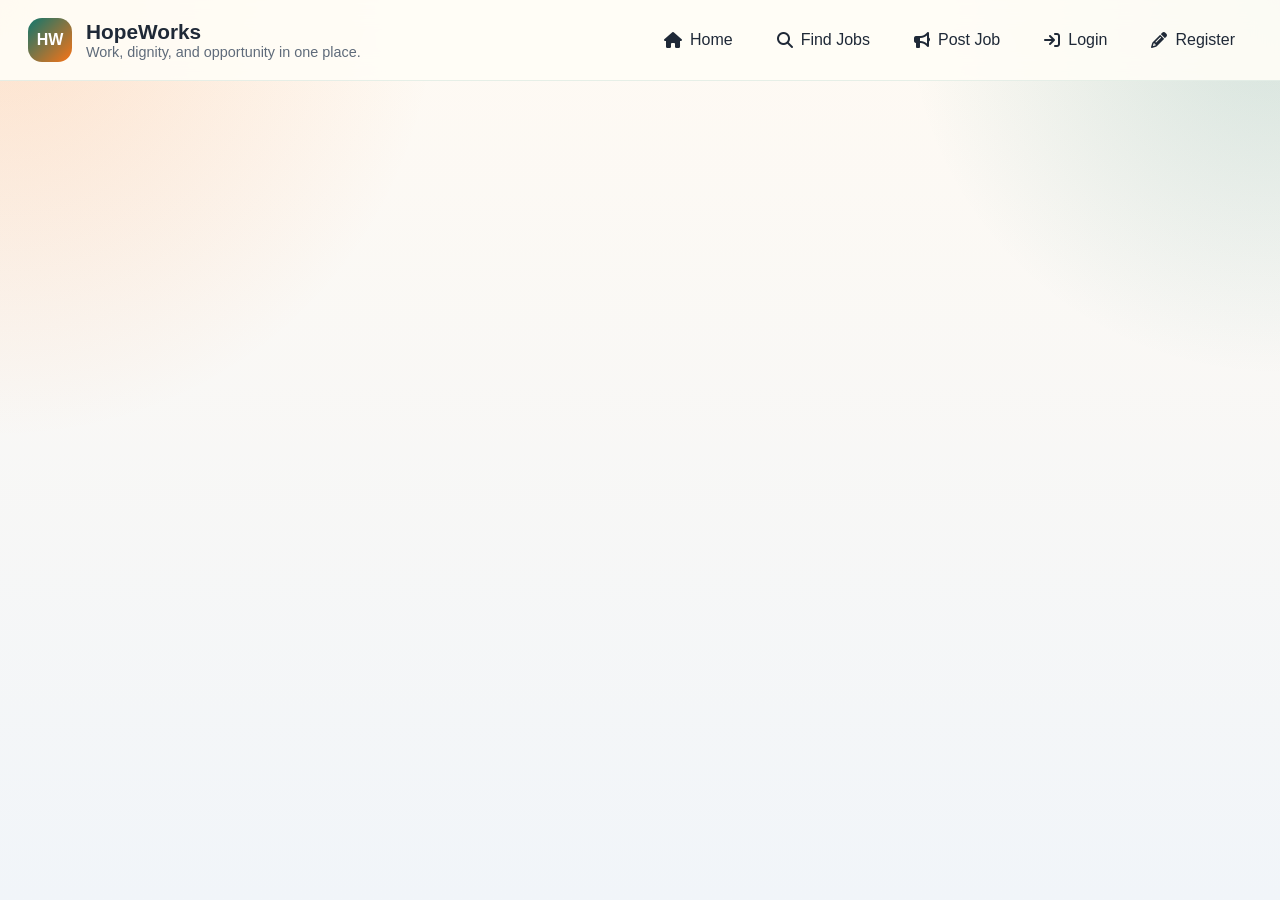
<file: index.html>
<!DOCTYPE html>
<html lang="en">
<head>
  <meta charset="UTF-8">
  <meta http-equiv="refresh" content="0; url=hopeworks.html?page=homepage.html">
  <meta name="viewport" content="width=device-width, initial-scale=1.0">
  <title>HopeWorks</title>
</head>
<body></body>
</html>
</file>
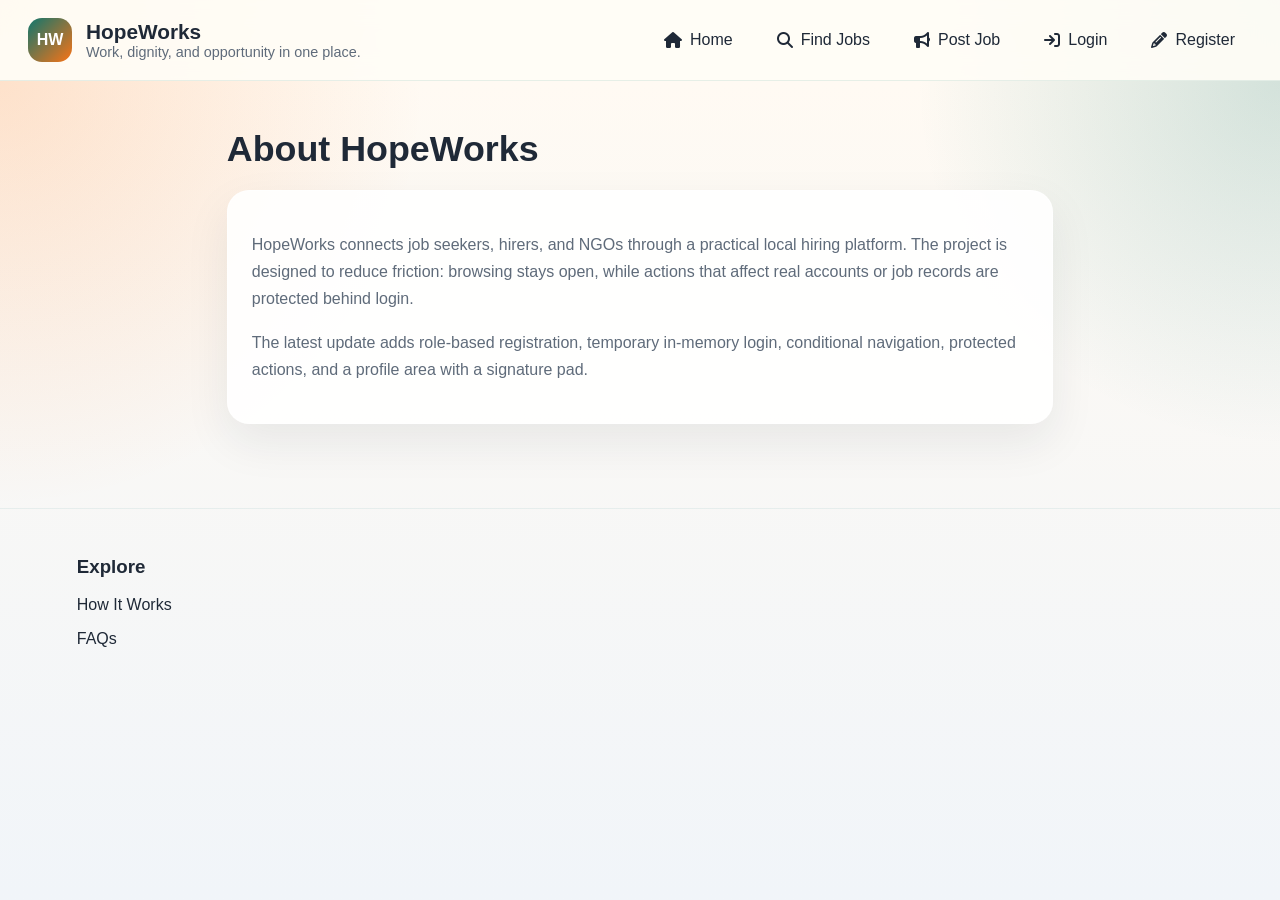
<file: about.html>
<!DOCTYPE html>
<html lang="en">
<head>
  <meta charset="UTF-8">
  <meta name="viewport" content="width=device-width, initial-scale=1.0">
  <title>About | HopeWorks</title>
  <link rel="stylesheet" href="style.css">
</head>
<body>
  <section class="section">
    <h2>About HopeWorks</h2>
    <div class="card">
      <p>HopeWorks connects job seekers, hirers, and NGOs through a practical local hiring platform. The project is designed to reduce friction: browsing stays open, while actions that affect real accounts or job records are protected behind login.</p>
      <p>The latest update adds role-based registration, temporary in-memory login, conditional navigation, protected actions, and a profile area with a signature pad.</p>
    </div>
  </section>

  <footer class="footer">
    <div class="footer-links">
      <div>
        <h3>Explore</h3>
        <p><a href="homepage.html#start">How It Works</a></p>
        <p><a href="faqs.html">FAQs</a></p>
      </div>
    </div>
  </footer>

  <script src="script.js"></script>
</body>
</html>
</file>
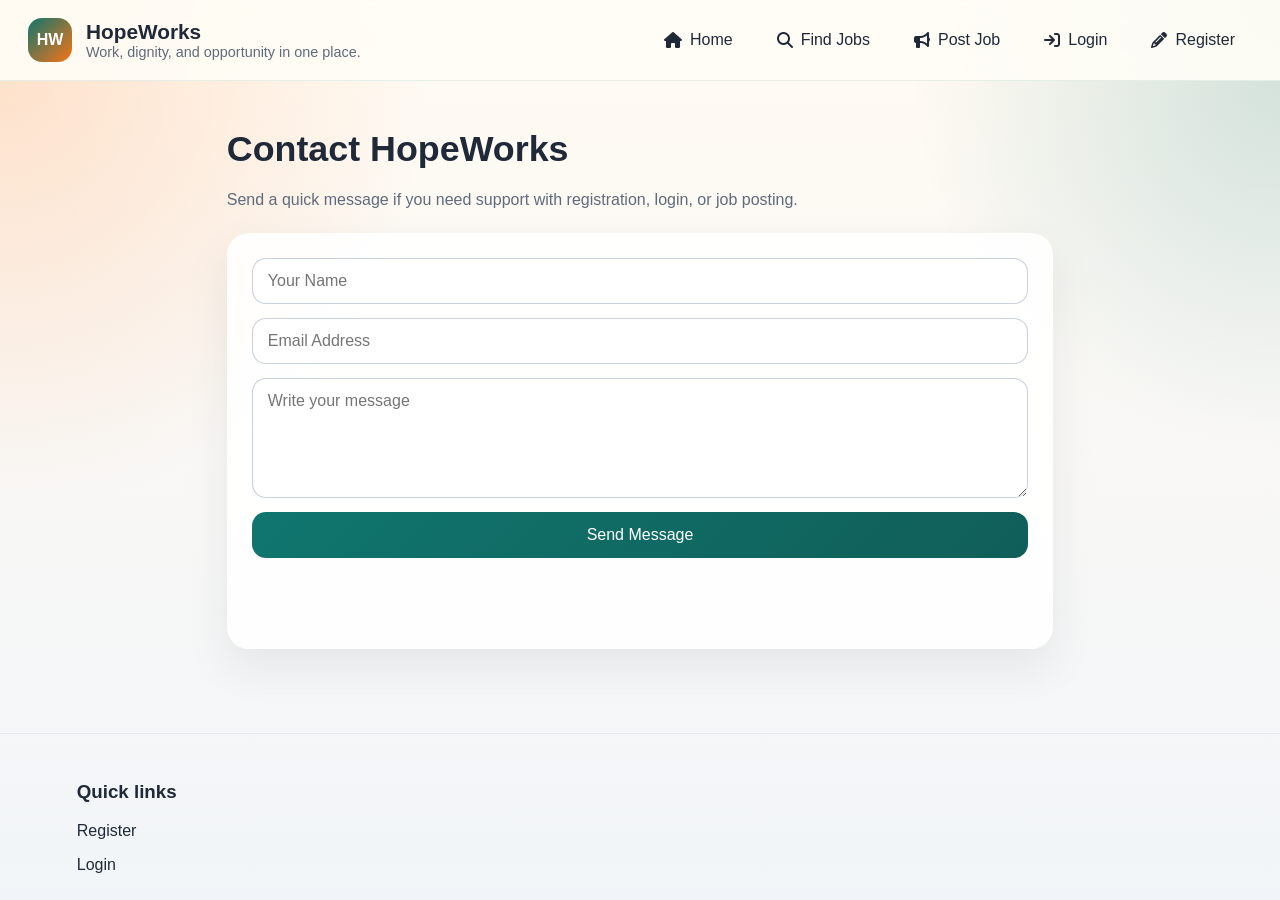
<file: contact.html>
<!DOCTYPE html>
<html lang="en">
<head>
  <meta charset="UTF-8">
  <meta name="viewport" content="width=device-width, initial-scale=1.0">
  <title>Contact | HopeWorks</title>
  <link rel="stylesheet" href="style.css">
</head>
<body>
  <section class="section">
    <h2>Contact HopeWorks</h2>
    <p class="page-intro">Send a quick message if you need support with registration, login, or job posting.</p>

    <div class="card">
      <form id="contactForm" class="form-grid">
        <input id="contactName" type="text" placeholder="Your Name" required>
        <input id="contactEmail" type="email" placeholder="Email Address" required>
        <textarea id="contactQuery" placeholder="Write your message" required></textarea>
        <button type="submit">Send Message</button>
        <p id="contactMessage" class="status-message" aria-live="polite"></p>
      </form>
    </div>
  </section>

  <footer class="footer">
    <div class="footer-links">
      <div>
        <h3>Quick links</h3>
        <p><a href="register.html">Register</a></p>
        <p><a href="login.html">Login</a></p>
      </div>
    </div>
  </footer>

  <script src="script.js"></script>
</body>
</html>
</file>
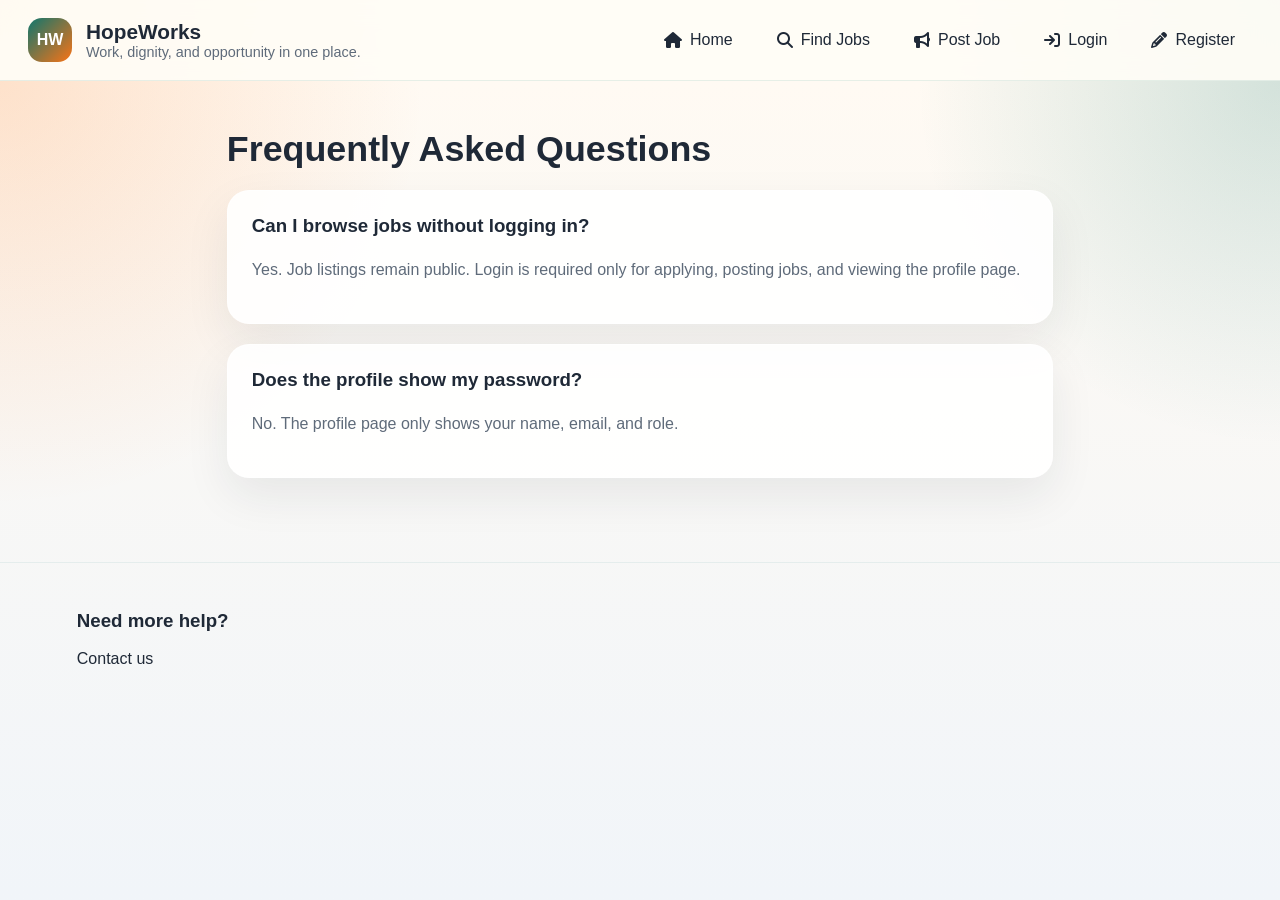
<file: faqs.html>
<!DOCTYPE html>
<html lang="en">
<head>
  <meta charset="UTF-8">
  <meta name="viewport" content="width=device-width, initial-scale=1.0">
  <title>FAQs | HopeWorks</title>
  <link rel="stylesheet" href="style.css">
</head>
<body>
  <section class="section">
    <h2>Frequently Asked Questions</h2>

    <div class="card">
      <h3>Can I browse jobs without logging in?</h3>
      <p>Yes. Job listings remain public. Login is required only for applying, posting jobs, and viewing the profile page.</p>
    </div>
    
    <div class="card">
      <h3>Does the profile show my password?</h3>
      <p>No. The profile page only shows your name, email, and role.</p>
    </div>
  </section>

  <footer class="footer">
    <div class="footer-links">
      <div>
        <h3>Need more help?</h3>
        <p><a href="contact.html">Contact us</a></p>
      </div>
    </div>
  </footer>

  <script src="script.js"></script>
</body>
</html>
</file>
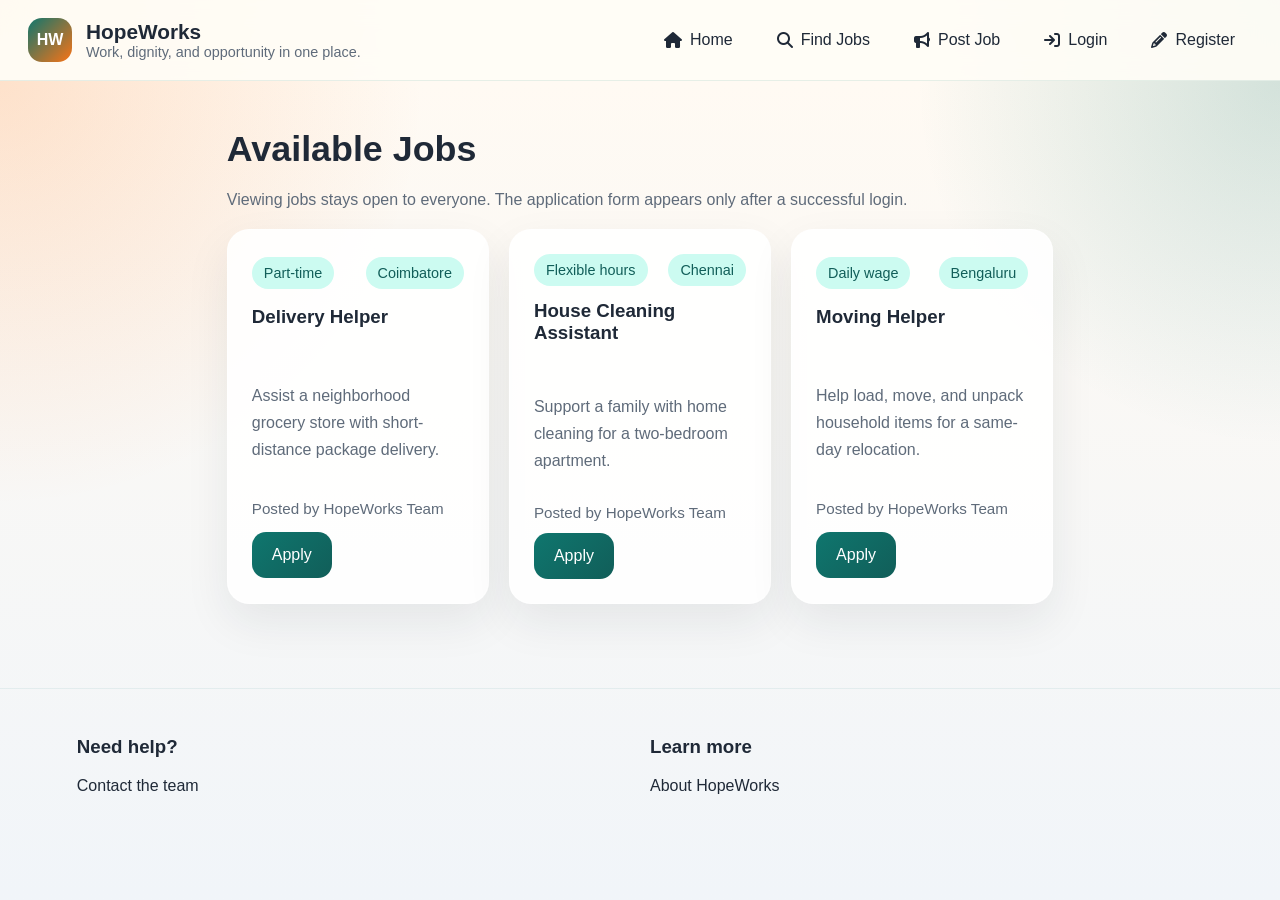
<file: findjobs.html>
<!DOCTYPE html>
<html lang="en">
<head>
  <meta charset="UTF-8">
  <meta name="viewport" content="width=device-width, initial-scale=1.0">
  <title>Find Jobs | HopeWorks</title>
  <link rel="stylesheet" href="style.css">
</head>
<body>
  <section class="section">
    <h2>Available Jobs</h2>
    <p class="page-intro">Viewing jobs stays open to everyone. The application form appears only after a successful login.</p>

    <div id="jobsContainer" class="jobs-grid"></div>

    <div class="card" id="applicationPanel" hidden>
      <h3>Apply for <span id="selectedJobTitle">this role</span></h3>
      <p class="helper-note">This form is available only to logged-in users.</p>
      <form id="applicationForm" class="form-grid">
        <input id="applicationJobTitle" type="hidden">
        <input id="applicantName" type="text" placeholder="Your Name" required>
        <input id="applicantPhone" type="tel" placeholder="Phone Number" required>
        <textarea id="applicationNote" placeholder="Why are you a good fit?" required></textarea>
        <button type="submit">Submit Application</button>
        <p id="applicationMessage" class="status-message" aria-live="polite"></p>
      </form>
    </div>
  </section>

  <footer class="footer">
    <div class="footer-links">
      <div>
        <h3>Need help?</h3>
        <p><a href="contact.html">Contact the team</a></p>
      </div>
      <div>
        <h3>Learn more</h3>
        <p><a href="about.html">About HopeWorks</a></p>
      </div>
    </div>
  </footer>

  <script src="script.js"></script>
</body>
</html>
</file>
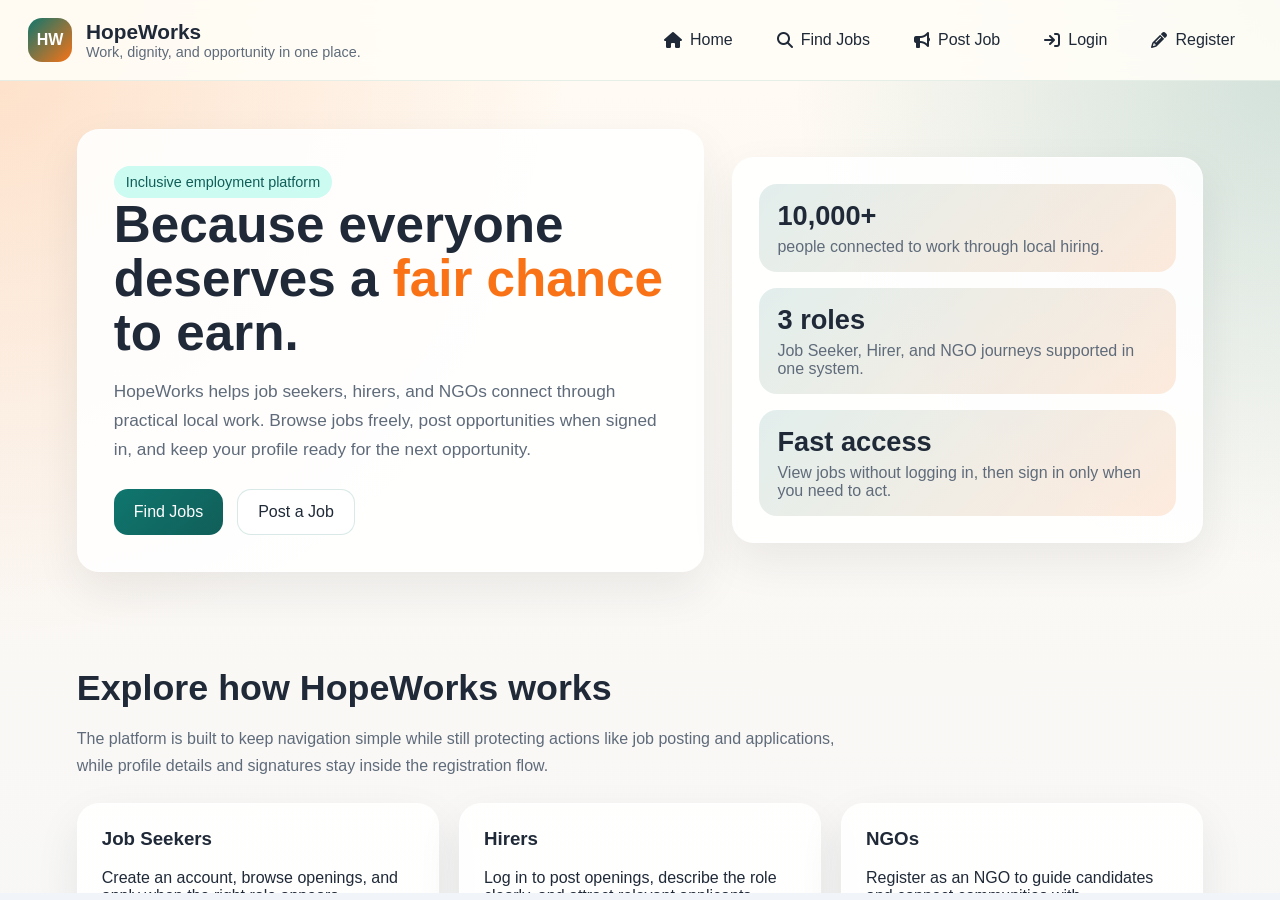
<file: homepage.html>
<!DOCTYPE html>
<html lang="en">
<head>
  <meta charset="UTF-8">
  <meta name="viewport" content="width=device-width, initial-scale=1.0">
  <title>HopeWorks Home</title>
  <link rel="stylesheet" href="style.css">
</head>
<body>
  <main>
    <section class="hero">
      <div class="hero-copy">
        <span class="pill">Inclusive employment platform</span>
        <h2>Because everyone deserves a <span class="accent-text">fair chance</span> to earn.</h2>
        <p>HopeWorks helps job seekers, hirers, and NGOs connect through practical local work. Browse jobs freely, post opportunities when signed in, and keep your profile ready for the next opportunity.</p>
        <div class="hero-actions">
          <button type="button" class="button" onclick="goToPage()">Find Jobs</button>
          <button type="button" class="button-secondary" onclick="goToPage2()">Post a Job</button>
        </div>
      </div>

      <div class="hero-panel">
        <div class="stat-chip">
          <strong>10,000+</strong>
          <span>people connected to work through local hiring.</span>
        </div>
        <div class="stat-chip">
          <strong>3 roles</strong>
          <span>Job Seeker, Hirer, and NGO journeys supported in one system.</span>
        </div>
        <div class="stat-chip">
          <strong>Fast access</strong>
          <span>View jobs without logging in, then sign in only when you need to act.</span>
        </div>
      </div>
    </section>

    <section class="content-section">
      <div class="section-heading">
        <h2>Explore how HopeWorks works</h2>
        <p>The platform is built to keep navigation simple while still protecting actions like job posting and applications, while profile details and signatures stay inside the registration flow.</p>
      </div>

      <div class="card-grid">
        <article class="info-card">
          <h3>Job Seekers</h3>
          <p>Create an account, browse openings, and apply when the right role appears.</p>
        </article>
        <article class="info-card">
          <h3>Hirers</h3>
          <p>Log in to post openings, describe the role clearly, and attract relevant applicants.</p>
        </article>
        <article class="info-card">
          <h3>NGOs</h3>
          <p>Register as an NGO to guide candidates and connect communities with opportunities.</p>
        </article>
      </div>
    </section>

    <section class="content-section" id="start">
      <div class="section-heading">
        <h2>Getting started is straightforward</h2>
        <p>Each path follows the same structure: create an account, sign in, then take role-specific actions.</p>
      </div>

      <div class="steps-grid">
        <article class="info-card">
          <h3>1. Register</h3>
          <p>Choose your role, save your details, and keep your profile ready for future actions.</p>
        </article>
        <article class="info-card">
          <h3>2. Browse</h3>
          <p>Anyone can view jobs before logging in, which keeps the platform open and accessible.</p>
        </article>
        <article class="info-card">
          <h3>3. Take Action</h3>
          <p>Applying and posting a job require login, while your saved profile details remain available in the registration section.</p>
        </article>
      </div>
    </section>
  </main>

  <footer class="footer">
    <div class="footer-links">
      <div>
        <h3>HopeWorks</h3>
        <p>Accessible employment, local hiring, and practical support.</p>
      </div>
      <div>
        <h3>Company</h3>
        <p><a href="about.html">About Us</a></p>
        <p><a href="homepage.html#start">How It Works</a></p>
      </div>
      <div>
        <h3>Support</h3>
        <p><a href="contact.html">Contact</a></p>
        <p><a href="faqs.html">FAQs</a></p>
      </div>
    </div>
    <p class="footer-note">© 2026 HopeWorks. All rights reserved.</p>
  </footer>

  <script src="script.js"></script>
</body>
</html>
</file>
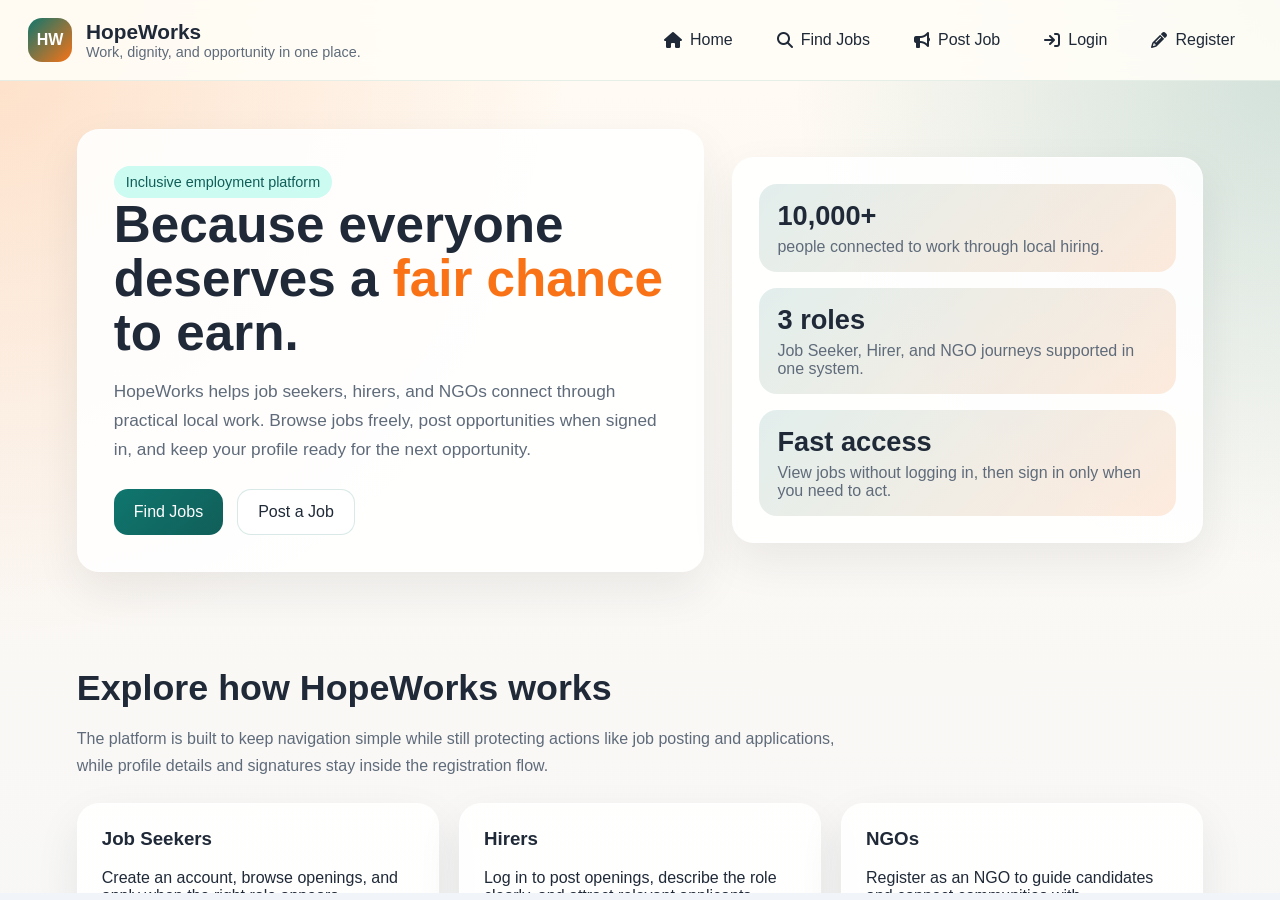
<file: hopeworks.html>
<!DOCTYPE html>
<html lang="en">
<head>
  <meta charset="UTF-8">
  <meta name="viewport" content="width=device-width, initial-scale=1.0">
  <title>HopeWorks</title>
  <link rel="stylesheet" href="style.css">
  <link rel="stylesheet" href="https://cdnjs.cloudflare.com/ajax/libs/font-awesome/6.5.1/css/all.min.css">
</head>
<body data-page="shell">
  <div class="app-shell">
    <header class="header">
      <div class="brand-mark">
        <div class="brand-badge">HW</div>
        <div class="brand-copy">
          <h1>HopeWorks</h1>
          <p>Work, dignity, and opportunity in one place.</p>
        </div>
      </div>

      <nav class="nav-links" aria-label="Main navigation">
        <a class="nav-link" href="homepage.html" data-page-link="homepage.html"><i class="fa fa-home"></i> Home</a>
        <a class="nav-link" href="findjobs.html" data-page-link="findjobs.html"><i class="fa fa-search"></i> Find Jobs</a>
        <a class="nav-link" href="postajob.html" data-page-link="postajob.html"><i class="fa fa-bullhorn"></i> Post Job</a>
        <a class="nav-link" href="login.html" data-page-link="login.html" id="loginBtn"><i class="fa fa-sign-in"></i> Login</a>
        <a class="nav-link" href="register.html" data-page-link="register.html" id="registerBtn"><i class="fa fa-pencil"></i> Register</a>
        <a class="nav-link nav-accent" href="#" id="logoutBtn" style="display:none;"><i class="fa fa-sign-out"></i> <span id="logoutLink">Logout</span></a>
      </nav>
    </header>

    <iframe class="shell-frame" src="homepage.html" name="contentFrame" title="HopeWorks content"></iframe>
  </div>

  <script src="script.js"></script>
</body>
</html>
</file>
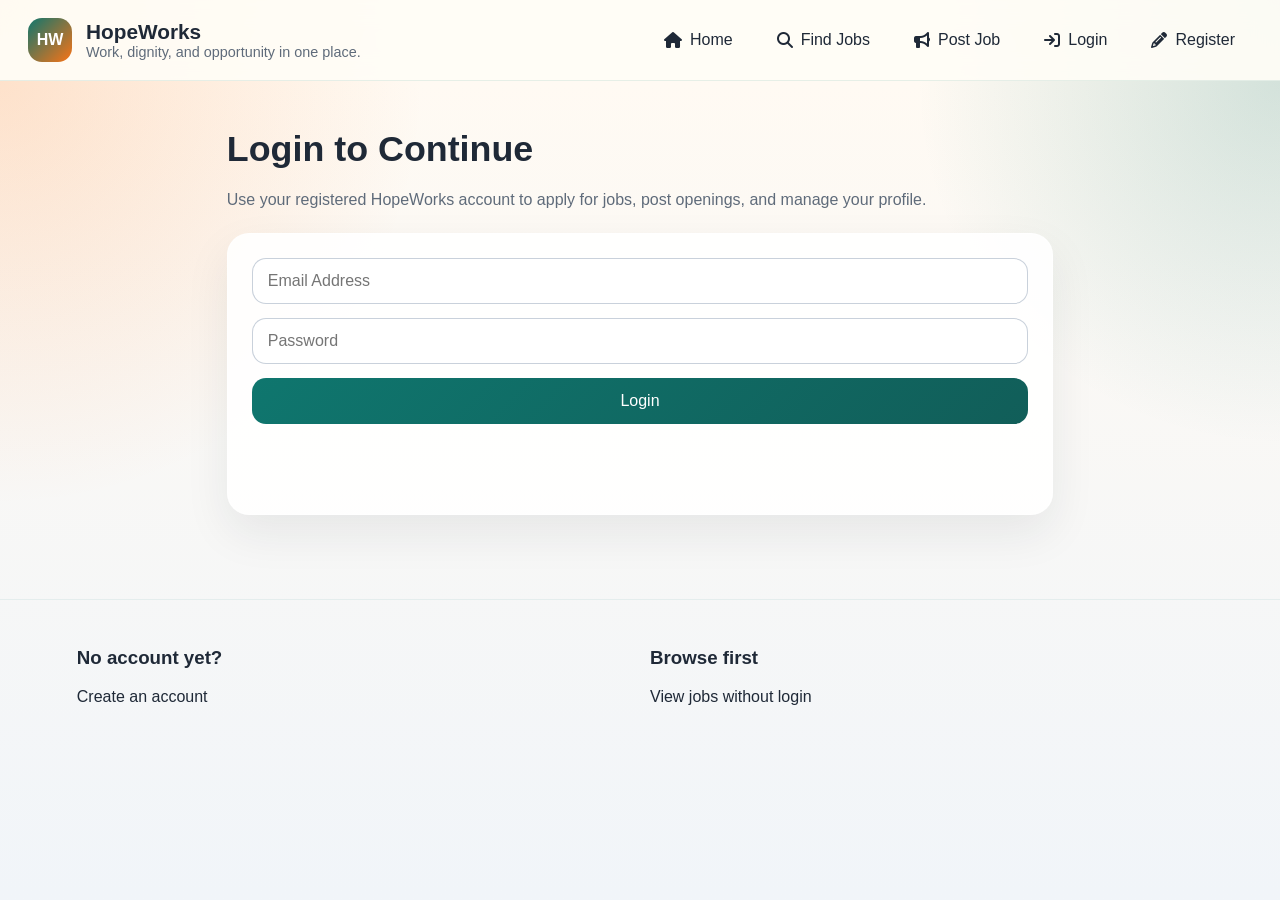
<file: login.html>
<!DOCTYPE html>
<html lang="en">
<head>
  <meta charset="UTF-8">
  <meta name="viewport" content="width=device-width, initial-scale=1.0">
  <title>Login | HopeWorks</title>
  <link rel="stylesheet" href="style.css">
</head>
<body>
  <section class="section">
    <h2>Login to Continue</h2>
    <p class="page-intro" id="loginNote">Use your registered HopeWorks account to apply for jobs, post openings, and manage your profile.</p>

    <div class="card">
      <form id="loginForm" class="form-grid">
        <input id="loginEmail" type="email" placeholder="Email Address" required>
        <input id="loginPassword" type="password" placeholder="Password" required>
        <button type="submit">Login</button>
        <p id="loginMessage" class="status-message" aria-live="polite"></p>
      </form>
    </div>
  </section>

  <footer class="footer">
    <div class="footer-links">
      <div>
        <h3>No account yet?</h3>
        <p><a href="register.html">Create an account</a></p>
      </div>
      <div>
        <h3>Browse first</h3>
        <p><a href="findjobs.html">View jobs without login</a></p>
      </div>
    </div>
  </footer>

  <script src="script.js"></script>
</body>
</html>
</file>
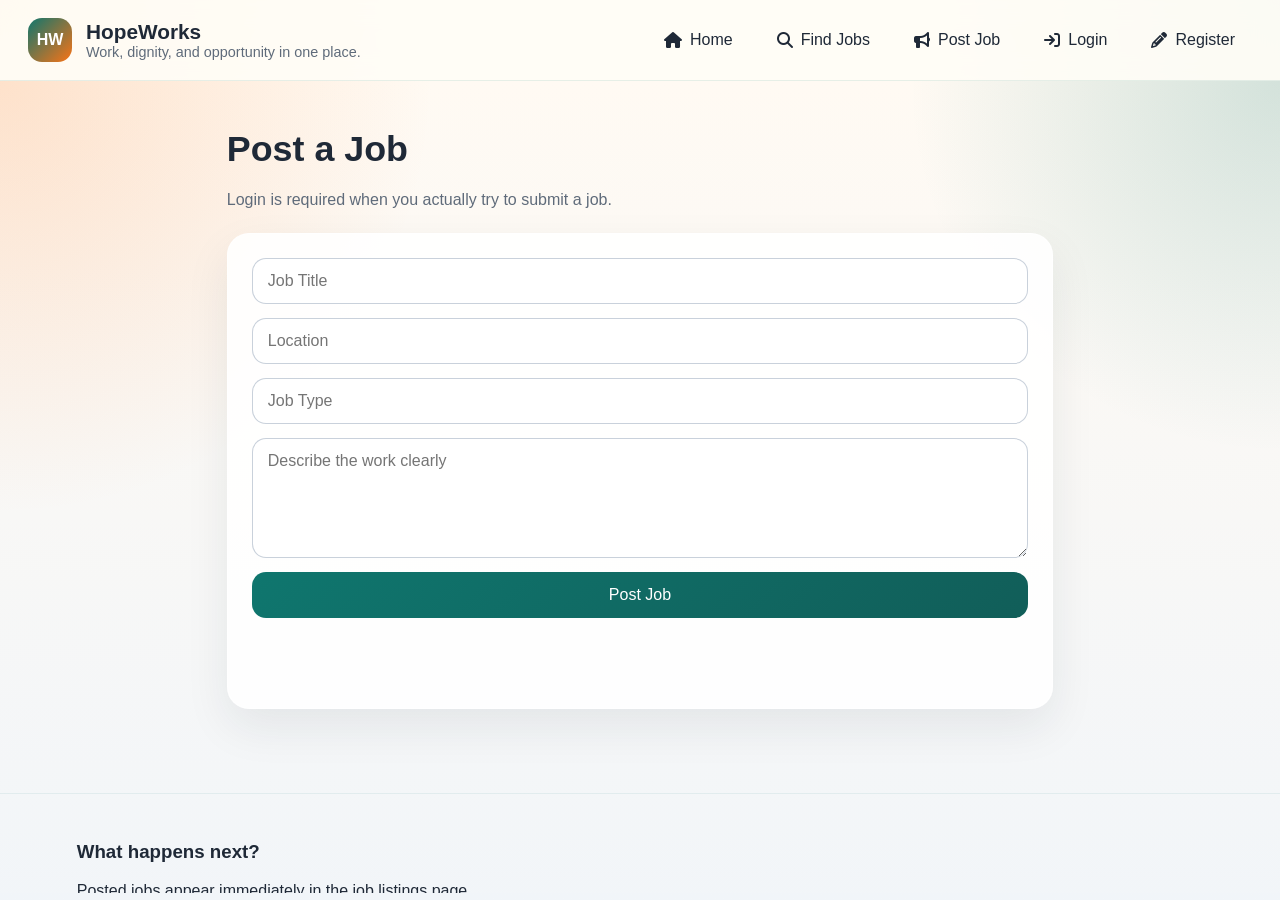
<file: postajob.html>
<!DOCTYPE html>
<html lang="en">
<head>
  <meta charset="UTF-8">
  <meta name="viewport" content="width=device-width, initial-scale=1.0">
  <title>Post a Job | HopeWorks</title>
  <link rel="stylesheet" href="style.css">
</head>
<body>
  <section class="section">
    <h2>Post a Job</h2>
    <p class="page-intro">Login is required when you actually try to submit a job.</p>

    <div class="card">
      <form id="postJobForm" class="form-grid">
        <input id="jobTitle" type="text" placeholder="Job Title" required>
        <input id="jobLocation" type="text" placeholder="Location" required>
        <input id="jobType" type="text" placeholder="Job Type" required>
        <textarea id="jobDescription" placeholder="Describe the work clearly" required></textarea>
        <button type="submit">Post Job</button>
        <p id="postJobMessage" class="status-message" aria-live="polite"></p>
      </form>
    </div>
  </section>

  <footer class="footer">
    <div class="footer-links">
      <div>
        <h3>What happens next?</h3>
        <p>Posted jobs appear immediately in the job listings page.</p>
      </div>
    </div>
  </footer>

  <script src="script.js"></script>
</body>
</html>
</file>
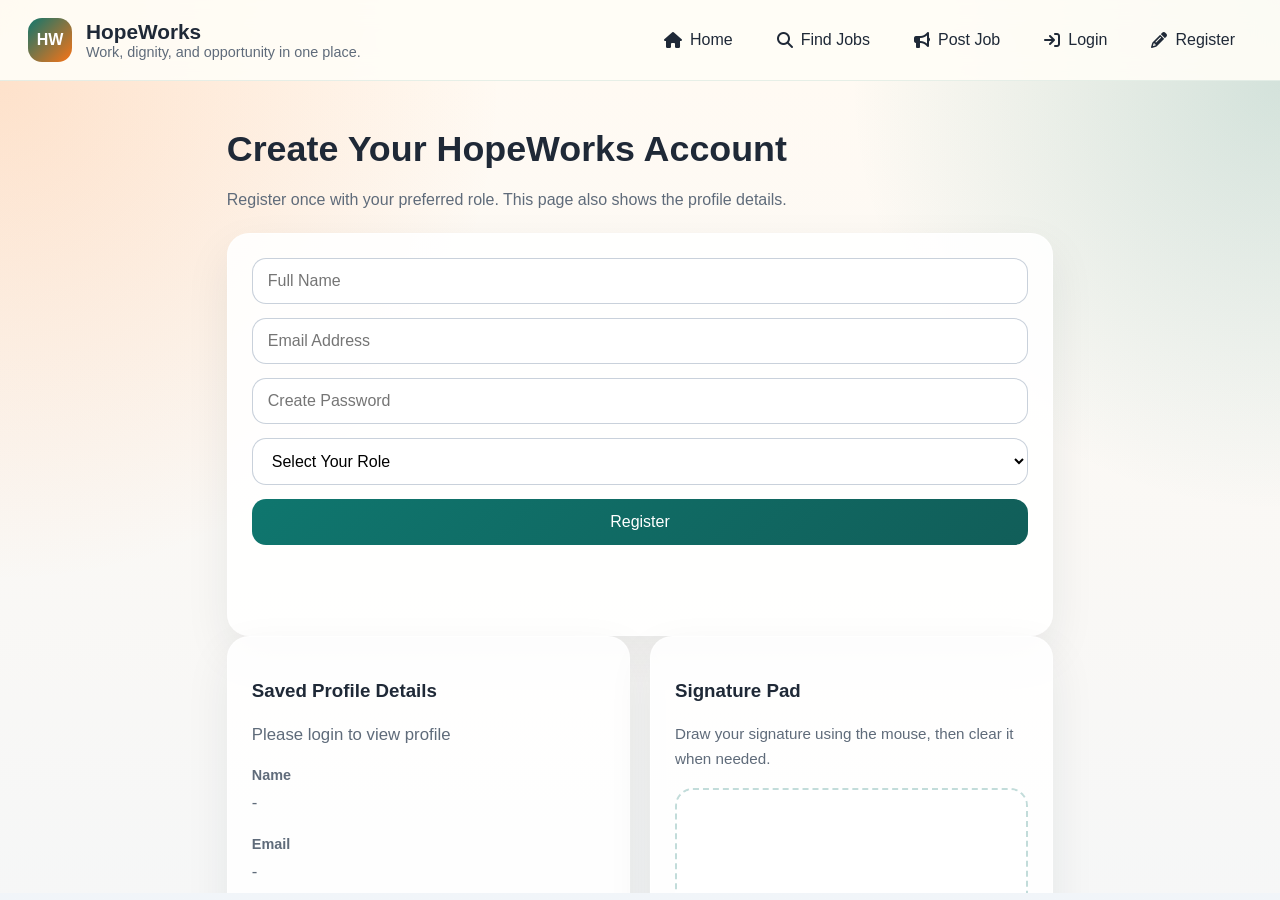
<file: register.html>
<!DOCTYPE html>
<html lang="en">
<head>
  <meta charset="UTF-8">
  <meta name="viewport" content="width=device-width, initial-scale=1.0">
  <title>Register | HopeWorks</title>
  <link rel="stylesheet" href="style.css">
</head>
<body>
  <section class="section">
    <h2>Create Your HopeWorks Account</h2>
    <p class="page-intro">Register once with your preferred role. This page also shows the profile details.</p>

    <div class="card">
      <form id="registerForm" class="form-grid">
        <input id="registerName" type="text" placeholder="Full Name" required>
        <input id="registerEmail" type="email" placeholder="Email Address" required>
        <input id="registerPassword" type="password" placeholder="Create Password" required>
        <select id="registerRole" required>
          <option value="">Select Your Role</option>
          <option value="Job Seeker">Job Seeker</option>
          <option value="Hirer">Hirer</option>
          <option value="NGO">NGO</option>
        </select>
        <button type="submit">Register</button>
        <p id="registerMessage" class="status-message" aria-live="polite"></p>
      </form>
    </div>

    <div class="profile-layout" id="profileSection">
      <article class="profile-card">
        <h3>Saved Profile Details</h3>
        <p class="helper-note" id="profileStatus">Please login to view profile</p>
        <strong>Name</strong>
        <p id="profileName">-</p>

        <strong>Email</strong>
        <p id="profileEmail">-</p>

        <strong>Role</strong>
        <p id="profileRole">-</p>
      </article>

      <article class="signature-card">
        <h3>Signature Pad</h3>
        <p class="helper-note">Draw your signature using the mouse, then clear it when needed.</p>
        <canvas id="signatureCanvas" width="640" height="240"></canvas>
        <div class="signature-actions">
          <button type="button" id="clearSignatureButton">Clear</button>
          <button type="button" id="submitSignatureButton">Submit Signature</button>
        </div>
        <p id="signatureMessage" class="status-message" aria-live="polite"></p>
      </article>
    </div>
  </section>

  <footer class="footer">
    <div class="footer-links">
      <div>
        <h3>Next step</h3>
        <p>After registering, use the login page to start applying or posting jobs.</p>
      </div>
      <div>
        <h3>Useful links</h3>
        <p><a href="login.html">Login</a></p>
        <p><a href="homepage.html">Return Home</a></p>
      </div>
    </div>
  </footer>

  <script src="script.js"></script>
</body>
</html>
</file>
<file: style.css>
:root {
  --bg: #f6efe4;
  --surface: rgba(255, 255, 255, 0.88);
  --surface-strong: #fffdf7;
  --text: #1f2937;
  --muted: #5f6b7a;
  --accent: #0f766e;
  --accent-dark: #115e59;
  --accent-soft: #ccfbf1;
  --warm: #f97316;
  --line: rgba(15, 118, 110, 0.16);
  --shadow: 0 18px 45px rgba(31, 41, 55, 0.08);
  --radius: 22px;
}

* {
  box-sizing: border-box;
}

html {
  scroll-behavior: smooth;
}

body {
  margin: 0;
  color: var(--text);
  font-family: "Trebuchet MS", "Segoe UI", sans-serif;
  background:
    radial-gradient(circle at top left, rgba(249, 115, 22, 0.18), transparent 28%),
    radial-gradient(circle at top right, rgba(15, 118, 110, 0.18), transparent 24%),
    linear-gradient(180deg, #fffaf3 0%, #f1f5f9 100%);
  min-height: 100vh;
}

a {
  color: inherit;
  text-decoration: none;
}

img {
  max-width: 100%;
  display: block;
}

button,
input,
select,
textarea {
  font: inherit;
}

.app-shell {
  min-height: 100vh;
}

.header {
  position: sticky;
  top: 0;
  z-index: 20;
  display: flex;
  justify-content: space-between;
  align-items: center;
  gap: 20px;
  padding: 18px 28px;
  background: rgba(255, 253, 247, 0.9);
  border-bottom: 1px solid rgba(15, 118, 110, 0.1);
  backdrop-filter: blur(12px);
}

.brand-mark {
  display: flex;
  align-items: center;
  gap: 14px;
}

.brand-badge {
  width: 44px;
  height: 44px;
  display: grid;
  place-items: center;
  border-radius: 14px;
  background: linear-gradient(135deg, var(--accent), var(--warm));
  color: white;
  font-weight: 700;
}

.brand-copy h1,
.brand-copy p {
  margin: 0;
}

.brand-copy h1 {
  font-size: 1.3rem;
}

.brand-copy p {
  font-size: 0.9rem;
  color: var(--muted);
}

.nav-links {
  display: flex;
  flex-wrap: wrap;
  gap: 10px;
  align-items: center;
}

.nav-link {
  display: inline-flex;
  align-items: center;
  gap: 8px;
  padding: 10px 16px;
  border-radius: 999px;
  border: 1px solid transparent;
  transition: transform 0.2s ease, background-color 0.2s ease, border-color 0.2s ease;
}

.nav-link:hover {
  transform: translateY(-1px);
  background: rgba(15, 118, 110, 0.08);
  border-color: rgba(15, 118, 110, 0.12);
}

.nav-link.nav-accent {
  background: var(--accent);
  color: white;
}

.nav-link.nav-accent:hover {
  background: var(--accent-dark);
}

.shell-frame {
  width: 100%;
  height: calc(100vh - 88px);
  border: 0;
}

.hero,
.section,
.content-section {
  padding: 48px 6vw;
}

.hero {
  display: grid;
  grid-template-columns: 1.2fr 0.9fr;
  gap: 28px;
  align-items: center;
}

.hero-copy,
.hero-panel,
.card,
.job-card,
.info-card,
.profile-card,
.signature-card {
  background: var(--surface);
  border: 1px solid rgba(255, 255, 255, 0.65);
  box-shadow: var(--shadow);
  border-radius: var(--radius);
}

.hero-copy {
  padding: 36px;
  animation: float-up 0.75s ease;
}

.hero-copy h2 {
  margin: 0 0 14px;
  font-size: clamp(2rem, 4vw, 3.8rem);
  line-height: 1.05;
}

.hero-copy p {
  color: var(--muted);
  font-size: 1.08rem;
  line-height: 1.7;
}

.hero-actions {
  display: flex;
  flex-wrap: wrap;
  gap: 14px;
  margin-top: 24px;
}

.button,
.button-secondary,
button {
  display: inline-flex;
  justify-content: center;
  align-items: center;
  gap: 8px;
  min-height: 46px;
  padding: 12px 20px;
  border-radius: 14px;
  border: 0;
  cursor: pointer;
  transition: transform 0.2s ease, box-shadow 0.2s ease, background-color 0.2s ease;
}

.button,
button {
  background: linear-gradient(135deg, var(--accent), var(--accent-dark));
  color: white;
}

.button-secondary {
  background: white;
  color: var(--text);
  border: 1px solid var(--line);
}

.button:hover,
.button-secondary:hover,
button:hover {
  transform: translateY(-1px);
}

.hero-panel {
  padding: 26px;
  display: grid;
  gap: 16px;
}

.stat-chip {
  padding: 16px 18px;
  border-radius: 18px;
  background: linear-gradient(135deg, rgba(15, 118, 110, 0.12), rgba(249, 115, 22, 0.14));
}

.stat-chip strong,
.stat-chip span {
  display: block;
}

.stat-chip strong {
  font-size: 1.7rem;
}

.stat-chip span {
  color: var(--muted);
  margin-top: 6px;
}

.section-heading {
  max-width: 760px;
  margin-bottom: 24px;
}

.section-heading h2,
.section h2 {
  margin: 0 0 12px;
  font-size: clamp(1.7rem, 2.8vw, 2.6rem);
}

.section-heading p,
.section p,
.page-intro {
  color: var(--muted);
  line-height: 1.7;
}

.card-grid,
.jobs-grid,
.steps-grid,
.footer-links,
.profile-layout {
  display: grid;
  gap: 20px;
}

.card-grid {
  grid-template-columns: repeat(auto-fit, minmax(200px, 1fr));
}

.jobs-grid,
.steps-grid,
.profile-layout {
  grid-template-columns: repeat(auto-fit, minmax(260px, 1fr));
}

.info-card,
.job-card,
.card,
.profile-card,
.signature-card {
  padding: 24px;
}

.info-card h3,
.job-card h3,
.card h3 {
  margin-top: 0;
}

.job-card {
  display: grid;
  gap: 14px;
}

.job-meta,
.job-footer {
  display: flex;
  justify-content: space-between;
  gap: 12px;
  flex-wrap: wrap;
  align-items: center;
}

.job-meta span,
.pill {
  display: inline-flex;
  padding: 8px 12px;
  border-radius: 999px;
  background: var(--accent-soft);
  color: var(--accent-dark);
  font-size: 0.9rem;
}

.job-owner {
  color: var(--muted);
  font-size: 0.95rem;
}

.section {
  max-width: 980px;
  margin: 0 auto;
}

.card {
  margin-top: 20px;
}

input,
select,
textarea {
  width: 100%;
  padding: 13px 15px;
  border-radius: 14px;
  border: 1px solid rgba(148, 163, 184, 0.5);
  background: rgba(255, 255, 255, 0.95);
  transition: border-color 0.2s ease, box-shadow 0.2s ease;
}

input:focus,
select:focus,
textarea:focus {
  outline: 0;
  border-color: rgba(15, 118, 110, 0.5);
  box-shadow: 0 0 0 4px rgba(15, 118, 110, 0.1);
}

textarea {
  min-height: 120px;
  resize: vertical;
}

.form-grid {
  display: grid;
  gap: 14px;
}

.status-message {
  min-height: 22px;
  margin-top: 14px;
  font-weight: 700;
}

.status-message.error-message {
  color: #b91c1c;
}

.status-message.success-message {
  color: var(--accent-dark);
}

.footer {
  margin-top: 36px;
  padding: 28px 6vw 36px;
  border-top: 1px solid rgba(15, 118, 110, 0.08);
}

.footer-links {
  grid-template-columns: repeat(auto-fit, minmax(180px, 1fr));
}

.footer-note {
  margin-top: 18px;
  color: var(--muted);
}

.profile-card strong,
.signature-card strong {
  display: block;
  color: var(--muted);
  font-size: 0.9rem;
  margin-bottom: 6px;
}

.profile-card p {
  margin: 0 0 18px;
  font-size: 1.05rem;
}

#signatureCanvas {
  width: 100%;
  height: auto;
  display: block;
  background: white;
  border: 2px dashed rgba(15, 118, 110, 0.25);
  border-radius: 18px;
  margin: 14px 0;
  touch-action: none;
}

.signature-actions {
  display: flex;
  flex-wrap: wrap;
  gap: 12px;
}

.helper-note {
  color: var(--muted);
  font-size: 0.95rem;
}

.accent-text {
  color: var(--warm);
}

[hidden] {
  display: none !important;
}

@keyframes float-up {
  from {
    opacity: 0;
    transform: translateY(18px);
  }

  to {
    opacity: 1;
    transform: translateY(0);
  }
}

@media (max-width: 900px) {
  .hero {
    grid-template-columns: 1fr;
  }

  .header {
    flex-direction: column;
    align-items: flex-start;
  }

  .shell-frame {
    height: calc(100vh - 142px);
  }
}

@media (max-width: 640px) {
  .hero,
  .section,
  .content-section {
    padding: 32px 18px;
  }

  .header {
    padding: 16px 18px;
  }

  .nav-links {
    gap: 8px;
  }

  .nav-link {
    padding: 9px 13px;
    font-size: 0.95rem;
  }
}
</file>
